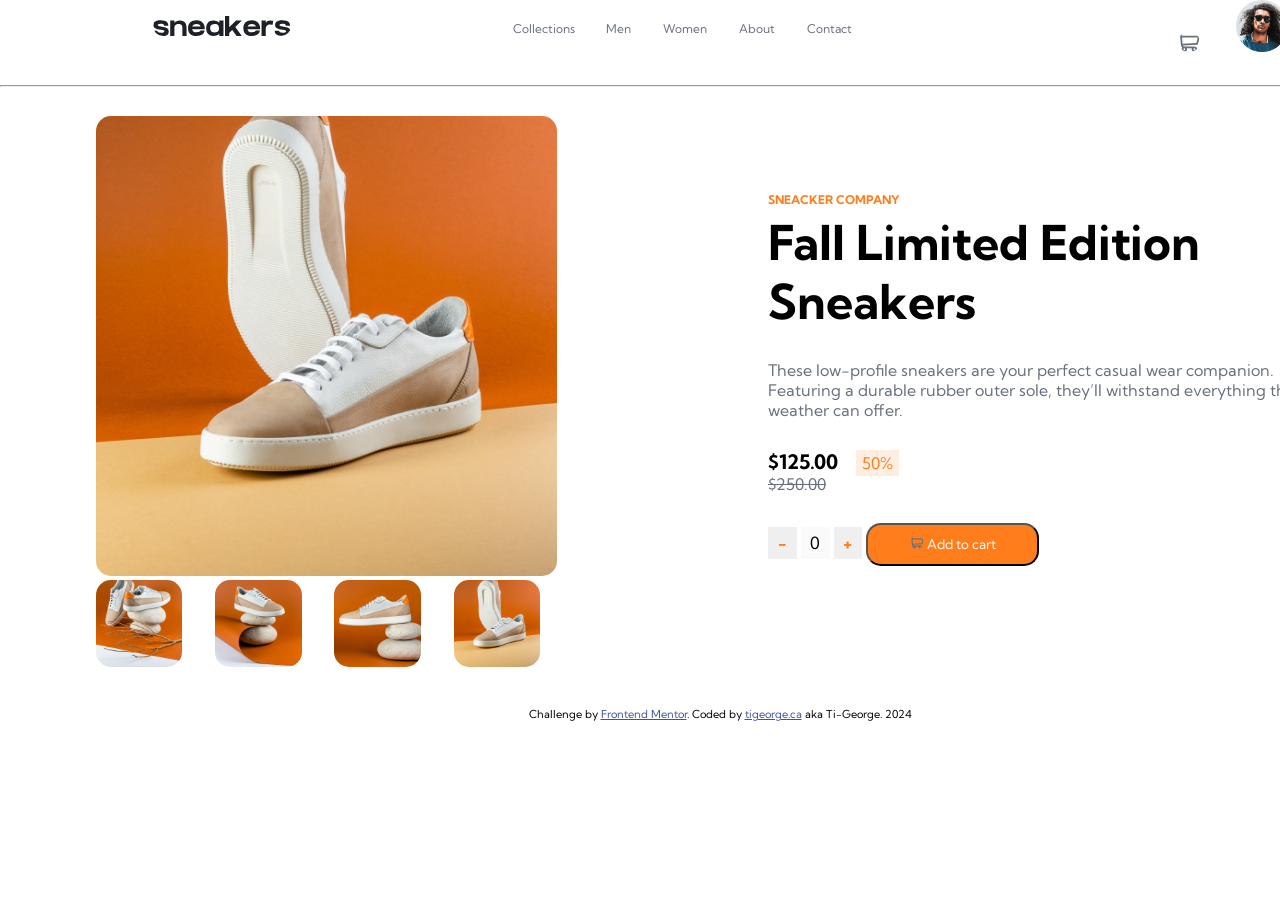
<file: index.html>
<!--ecommerce sneakers page-->

<!DOCTYPE html>
<html lang="en">
<head>
  <meta charset="UTF-8">
  <meta name="viewport" content="width=device-width, initial-scale=1.0">    <!-- displays site properly based on user's device -->
  
  <link rel="icon" type="image/png" sizes="32x32" href="./images/favicon-32x32.png">    <!--displays icon thumbnail on browser tab-->
  
  <title>Frontend Mentor | E-commerce product page</title>
  
  <link rel="stylesheet" href="./styles/main.css">
  <link rel="stylesheet" href="./styles/header.css">
  <link rel="stylesheet" href="./styles/reset.css">
  <link rel="stylesheet" href="./styles/footer.css">
  <link rel="stylesheet" href="./styles/mediaqueries.css">

  <link rel="stylesheet" href="./styles/scripts.css">

  <style>
    @import url('https://fonts.googleapis.com/css2?family=Kumbh+Sans:wght@100..900&display=swap');
  </style>
</head>

<body>
  <header>
    <div>
      <div>
        <!--hamburger menu logo-->
        <span class="hamburger-menu" onmousedown="topMenuUp()">
          <svg xmlns="http://www.w3.org/2000/svg" width="32" height="32" fill="currentColor" class="bi bi-list" viewBox="0 0 16 16">
            <path fill-rule="evenodd" d="M2.5 12a.5.5 0 0 1 .5-.5h10a.5.5 0 0 1 0 1H3a.5.5 0 0 1-.5-.5m0-4a.5.5 0 0 1 .5-.5h10a.5.5 0 0 1 0 1H3a.5.5 0 0 1-.5-.5m0-4a.5.5 0 0 1 .5-.5h10a.5.5 0 0 1 0 1H3a.5.5 0 0 1-.5-.5"/>
          </svg>
        </span>
        
        <a href="#"><img src="./images/logo.svg" alt="sneakers logo"></a>
      </div>
      <nav>
        <!--x button-->
        <span onmousedown="topMenuDown()">
          <svg xmlns="http://www.w3.org/2000/svg" width="16" height="16" fill="currentColor" class="bi bi-x" viewBox="0 0 16 16">
            <path d="M4.646 4.646a.5.5 0 0 1 .708 0L8 7.293l2.646-2.647a.5.5 0 0 1 .708.708L8.707 8l2.647 2.646a.5.5 0 0 1-.708.708L8 8.707l-2.646 2.647a.5.5 0 0 1-.708-.708L7.293 8 4.646 5.354a.5.5 0 0 1 0-.708"/>
          </svg>
        </span>
        <a href="#">Collections</a>
        <a href="#">Men</a>
        <a href="#">Women</a>
        <a href="#">About</a>
        <a href="#">Contact</a>
      </nav>
    </div>

    <div>
      <a href="#"><img src="./images/icon-cart.svg" alt="shopping cart"></a>
      <sup id="cart-qty"></sup>
      <a href="#" target="_blank"><img src="./images/image-avatar.png" alt="avatar logo" class="avatar"></a>
    </div>
    <!--basket box-->
    <div id="basket-box">
      <p>cart</p>
      <hr>
      <div>
        <span>your cart is empty.</span>
      </div>
      <!--trash can icon-->
      <span class="trash">
        <svg xmlns="http://www.w3.org/2000/svg" width="16" height="16" fill="currentColor" class="bi bi-trash" viewBox="0 0 16 16">
          <path d="M5.5 5.5A.5.5 0 0 1 6 6v6a.5.5 0 0 1-1 0V6a.5.5 0 0 1 .5-.5m2.5 0a.5.5 0 0 1 .5.5v6a.5.5 0 0 1-1 0V6a.5.5 0 0 1 .5-.5m3 .5a.5.5 0 0 0-1 0v6a.5.5 0 0 0 1 0z"/>
          <path d="M14.5 3a1 1 0 0 1-1 1H13v9a2 2 0 0 1-2 2H5a2 2 0 0 1-2-2V4h-.5a1 1 0 0 1-1-1V2a1 1 0 0 1 1-1H6a1 1 0 0 1 1-1h2a1 1 0 0 1 1 1h3.5a1 1 0 0 1 1 1zM4.118 4 4 4.059V13a1 1 0 0 0 1 1h6a1 1 0 0 0 1-1V4.059L11.882 4zM2.5 3h11V2h-11z"/>
        </svg>
      </span>
    </div>
  </header>

  <hr>

  <main>
    <aside>
      <div class="main-img">
        <a href="#"><img src="./images/image-product-1.jpg" alt="main sneaker image" id="main-sneaker-img"></a>
      </div>
      <div class="thumbnail-img">
        <a href="#"><img src="./images/image-product-2.jpg" alt="small thumbnail shoes 1"></a>
        <a href="#"><img src="./images/image-product-3.jpg" alt="small thumbnail shoes 2"></a>
        <a href="#"><img src="./images/image-product-4.jpg" alt="small thumbnail shoes 3"></a>
        <a href="#"><img src="./images/image-product-1.jpg" alt="small thumbnail shoes 4"></a>
      </div>
    </aside>

    <!--light box-->
    <div class="lightbox">
      <span class="close">&times;</span>
      <img alt="">
      <div class="arrows">
        <a id="previous" onclick="moveSlide(-1)"><=</a>
        <a id="next" onclick="moveSlide(1)">=></a>
      </div>
    </div>

    <article>
      <div>
        <span class="bold">SNEACKER COMPANY</span>
        <h2>Fall Limited Edition Sneakers</h2>
        <p>
          These low-profile sneakers are your perfect casual wear companion. Featuring a
          durable rubber outer sole, they’ll withstand everything the weather can offer.
        </p>
        <div>
          <span>
            <span class="bold big-price">$125.00</span>
            <span class="discount-bckground">50%</span>
          </span>
          <br>
          <span class="crossed">$250.00</span>
        </div>
      </div>

      <div>
        <input type="button" value=" - " class="bold">
        <input type="button" value="0" disabled style="color: black;">
        <input type="button" value=" + " class="bold">
        
        <button class="addToCart"><a href="#"><img src="./images/icon-cart.svg" alt="shopping cart"> Add to cart</a></button>
      </div>
    </article>
  </main>
  
  <footer>
    <div class="attribution">
      Challenge by <a href="https://www.frontendmentor.io?ref=challenge" target="_blank">Frontend Mentor</a>.
      Coded by <a href="https://www.tigeorge.ca" target="_blank">tigeorge.ca</a> aka Ti-George. 2024
    </div>
  </footer>

  <script src="./scripts/index.js"></script>
</body>
</html>
</file>
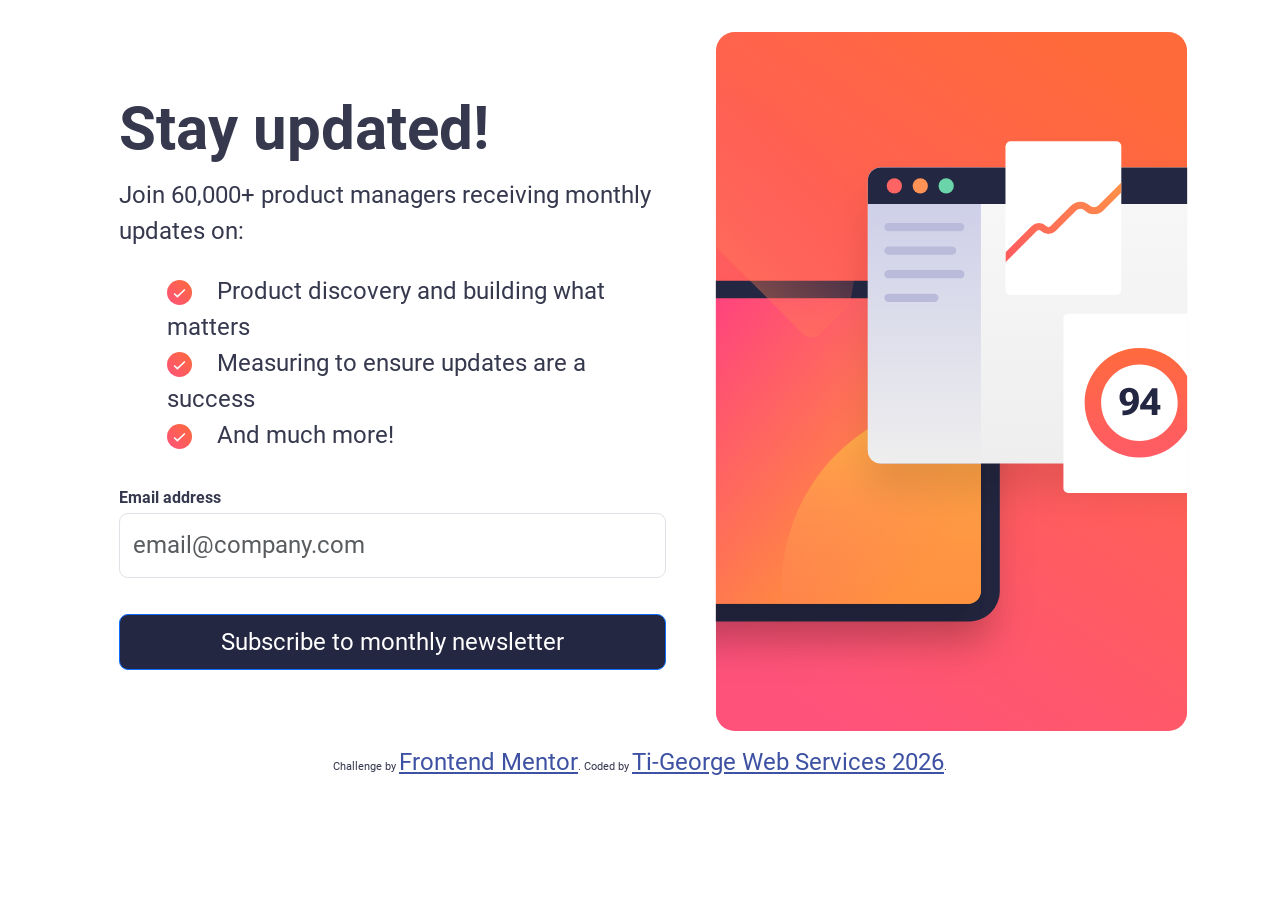
<file: prod/index.html>
<!DOCTYPE html>
<html lang="en">
<head>
  <meta charset="UTF-8">
  <meta name="viewport" content="width=device-width, initial-scale=1.0"> <!-- displays site properly based on user's device -->
  
  <link rel="icon" type="image/png" sizes="32x32" href="../assets/images/favicon-32x32.png">
  
  <link rel="stylesheet" href="./styles/reset.css">
  <link rel="stylesheet" href="./styles/styles.css">
  <link rel="stylesheet" href="./styles/index.css">
  <link rel="stylesheet" href="./styles/media-queries-index.css">

  <!-- Bootstrap CSS -->
  <link href="https://cdn.jsdelivr.net/npm/bootstrap@5.3.5/dist/css/bootstrap.min.css" rel="stylesheet" integrity="sha384-SgOJa3DmI69IUzQ2PVdRZhwQ+dy64/BUtbMJw1MZ8t5HZApcHrRKUc4W0kG879m7" crossorigin="anonymous">

  <!-- Scripts -->
  <script src="./scripts/scripts.js" defer></script>

  <title>Frontend Mentor | Newsletter sign-up form with success message</title>
</head>
<body>
  <main>
    <div>
      <h1>Stay updated!</h1>
    
      <p>Join 60,000+ product managers receiving monthly updates on:</p>
    
      <ul>
        <li><span><img src="../assets/images/icon-success.svg" alt="checkmark"></span>Product discovery and building what matters</li>
        <li><span><img src="../assets/images/icon-success.svg" alt="checkmark"></span>Measuring to ensure updates are a success</li>
        <li><span><img src="../assets/images/icon-success.svg" alt="checkmark"></span>And much more!</li>
      </ul>
      
      <!-- Sign-up form start -->
      <form action="./sucess.html" class="pageOneForm" method="get">
        <label for="user-email">Email address</label><br>
        <span id="errorPageOne"></span>
        <input type="email" class="form-control" placeholder="email@company.com" name="user-email"/><br>
        <button type="submit" class="btn btn-primary submit-form" id="submit-form-pageOne">Subscribe to monthly newsletter</button><br>
      </form>
      <!-- Sign-up form end -->
    </div>
    
    <div></div>
  </main>
  
  <footer>
    <div class="attribution">
      Challenge by <a href="https://www.frontendmentor.io?ref=challenge" target="_blank">Frontend Mentor</a>.
      Coded by <a href="https://www.tigeorge.ca">Ti-George Web Services 2026</a>.
    </div>
  </footer>

  <script src="https://cdn.jsdelivr.net/npm/bootstrap@5.3.5/dist/js/bootstrap.bundle.min.js" integrity="sha384-k6d4wzSIapyDyv1kpU366/PK5hCdSbCRGRCMv+eplOQJWyd1fbcAu9OCUj5zNLiq" crossorigin="anonymous"></script>
</body>
</html>
</file>
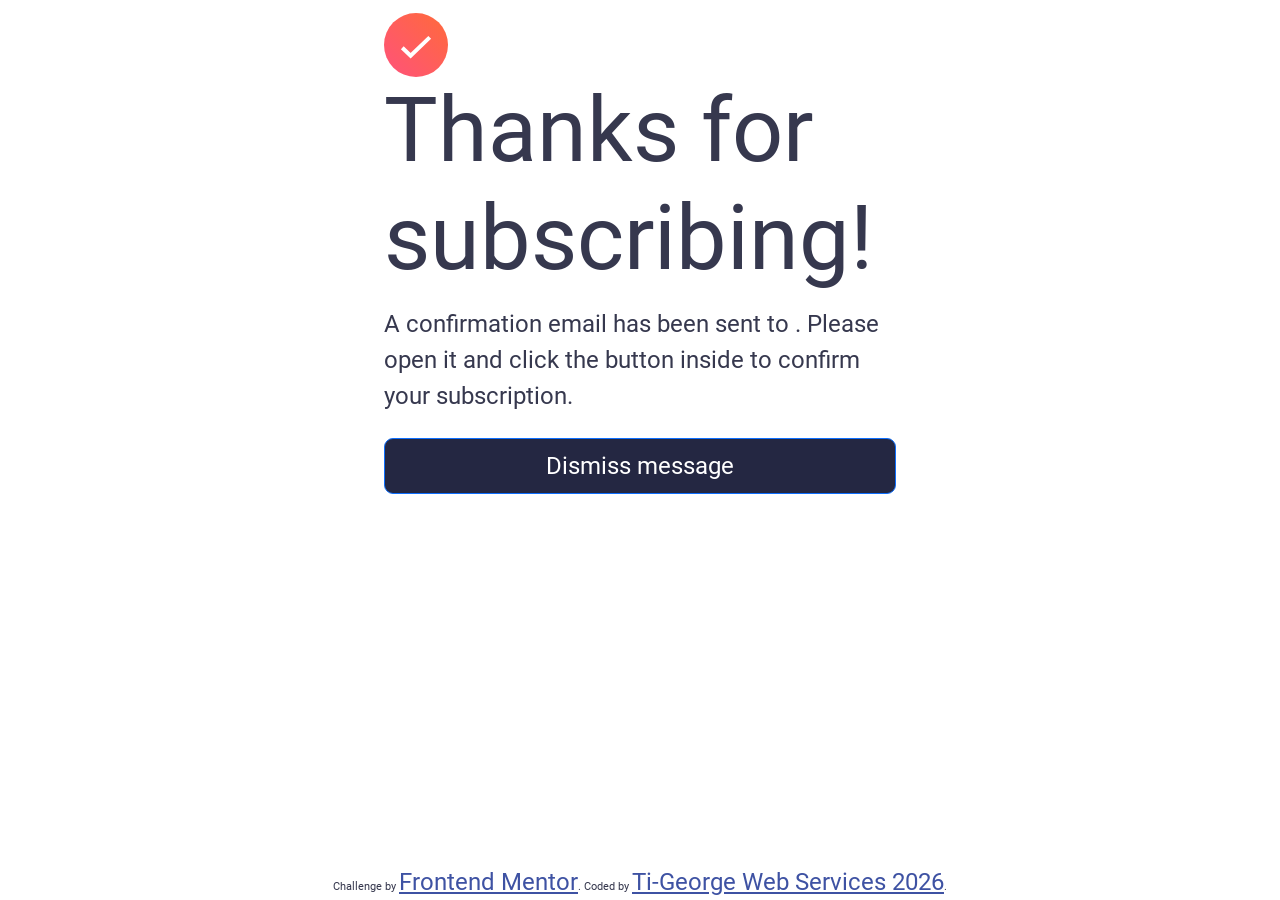
<file: prod/sucess.html>
<!DOCTYPE html>
  <html lang="en">
  <head>
    <meta charset="UTF-8">
    <meta name="viewport" content="width=device-width, initial-scale=1.0">
    
    <link rel="icon" type="image/png" sizes="32x32" href="../assets/images/favicon-32x32.png">

    <!-- Bootstrap CSS -->
    <link href="https://cdn.jsdelivr.net/npm/bootstrap@5.3.5/dist/css/bootstrap.min.css" rel="stylesheet" integrity="sha384-SgOJa3DmI69IUzQ2PVdRZhwQ+dy64/BUtbMJw1MZ8t5HZApcHrRKUc4W0kG879m7" crossorigin="anonymous">
     
    <!-- Scripts -->
    <script src="./scripts/scripts.js" defer></script>

    <title>Frontend Mentor | Newsletter sign-up form with success message</title>
    
    <link rel="stylesheet" href="./styles/reset.css">
    <link rel="stylesheet" href="./styles/styles.css">
    <link rel="stylesheet" href="./styles/success.css">
    <link rel="stylesheet" href="./styles/media-queries-success.css">
  </head>
  <body>
    <!-- Success message start -->
    <header>
      <span>
        <img src="../assets/images/icon-success.svg" alt="checkmark">
      </span>
      <h1>Thanks for subscribing!</h1>
    </header>

    <main>
      <p>
        A confirmation email has been sent to <span class="user-email"></span>.   <!-- user-email to be replaced dynamically in future -->
        Please open it and click the button inside to confirm your subscription.
      </p>
      <form action="./index.html"><button type="submit" class="submit-form btn btn-primary" id="submit-form-pageTwo">Dismiss message</button></form>
    </main>
    <!-- Success message end --> 

    <footer class="footer">
      <div class="attribution">
        Challenge by <a href="https://www.frontendmentor.io?ref=challenge" target="_blank">Frontend Mentor</a>.
        Coded by <a href="https://www.tigeorge.ca">Ti-George Web Services 2026</a>.
      </div>
    </footer>
  
    <script src="https://cdn.jsdelivr.net/npm/bootstrap@5.3.5/dist/js/bootstrap.bundle.min.js" integrity="sha384-k6d4wzSIapyDyv1kpU366/PK5hCdSbCRGRCMv+eplOQJWyd1fbcAu9OCUj5zNLiq" crossorigin="anonymous"></script>
  </body>
  </html>
</file>
<file: styles/main.css>
main{
    display: flex;
    justify-content: space-evenly;
}

aside, article{
    width: 40%;
}

/************************************************/
/******** Shoes Styles **************************
***********************************************/
img{
    border-radius: var(--border);
}

.main-img img{
    width: 80%;
}

.thumbnail-img img{
    width: 15%;
    margin-right: 5%;
}

/**********************************************
************* Text ***************************
********************************************/
article{
    margin-top: 5%;
}

article > div > span:nth-child(1){
    color: var(--orange);
    font-size: .75em;
}

article div h2{
    margin-top: 1%;
    font-size: 3em;
}

article div p{
    color: var(--grayish);
    margin-top: 5%;
}

article > div:nth-child(1) > div{
    margin-top: 5%;
}

article > div:nth-child(2){
    margin-top: 5%;
}

.big-price{
    font-size: 1.25em;
}

.discount-bckground{
    background-color: var(--pale-orange);
    color: var(--orange);
    padding: .5% 1%;
    margin-left: 2.5%;
}

.crossed{
    text-decoration: line-through;
    color: var(--grayish);
}

/*******************************************
************ Cart Styles ******************
********************************************/
.addToCart{
    width: 30%;
    padding: 2%;
    background-color: var(--orange);
    color: #fff;
    border-radius: var(--border);
}

.addToCart a{
    color: #fff;
    text-decoration: none;    
}

.addToCart:hover{
    opacity: .8;
    text-decoration: underline;
}

.addToCart img{
    width: 10%;
    color: #fff;
}

.trash:hover{
    cursor: pointer;
    color: red;
}

input[type="button"]{
    width: 5%;
    padding: 1%;
    color: var(--orange);
    border: none;
    font-size: 105%;
}

/**********************************
************* Modal ***************
*************************************/
.lightbox{
    display: none;
    position: absolute;
    top: 0;
    left: 0;
    width: 100%;
    height: 100%;
    z-index: 1;
    background-color: rgba(0,0,0,.85); /* opacity background */
}

.lightbox img{
    width: 600px;
    height: 600px;
    display: block;
    margin: 5% auto;
}

.arrows{
    cursor: pointer;
    position: absolute;
    bottom: 50%;
    color: red;
    font-weight: bold;
    font-size: 3em;
    margin: auto 15%;
}

#previous, #next{
    position: relative;
}

#previous{
    left: 100%;
}

#next{
    left: 700%;
}

.close{
    font-size: 3em;
    color: var(--grayish);
    position: absolute;
    right: 25%;
}

.close:hover{
    cursor: pointer;
    color: var(--orange);
}
</file>
<file: styles/header.css>
header{
    display: flex;
    justify-content: space-around;
}

.hamburger-menu{
    display: none;
}

header div:nth-child(1){
    width: 50%;
    display: flex;
    align-items: center;
}

header > div > div > img{
    height: 1.15em;
}

header div nav{
    display: flex;
    gap: 15%;
}

header div nav span{
    display: none;
}

header div nav a{
    text-decoration: none;
    color: var(--grayish);
    font-size: .75em;
}

header div nav a:hover{
    text-decoration: underline;
}

#cart-qty{
    color: var(--pale-orange);
    background-color: var(--orange);
    border-radius: 50%;
    font-size: .75em;
    padding: .5em;
    display: none;
}

.avatar{
    height: 3.25em;
    width: 3.25em;
    margin-left: 2em;
}

#basket-box{
    display: none;
    width: 350px;
    height: 200px;
    position: absolute;
    top: 4em;
    right: 10em;
    border-radius: 5px;
    box-shadow: -10px 10px 50px 5px #999;
    background-color: #fff;
}

#basket-box p:first-child{
    margin: 10px 0;
    padding-left: 1em;
}

#basket-box div span{
    color: var(--grayish);
    top: 50px;
    left: 50px;
    position: relative;
    display: flex;
    gap: 1%;
    font-size: .9em;
    flex-wrap: wrap;
}

#basket-box .trash{
    color: var(--grayish);
    display: none;
    position: relative;
    right: -300px;
    top: -25px;
}

hr{
    margin: 2% 0;
}
</file>
<file: styles/footer.css>
footer{
    margin: 2.5%;
}

.attribution{ 
    font-size: 11px; text-align: center; 
}

.attribution a{
    color: hsl(228, 45%, 44%); 
}
</file>
<file: styles/mediaqueries.css>
@media (max-width: 550px){
    body{
        width: 99%;
    }

    /***********************************
    *********** header *****************
    *************************************/
    .hamburger-menu{
        display: inline;
        margin-right: 15%;
    }

    header div nav{
        display: none;
    }

    /*************************************
    ********** main **********************
    **************************************/
    main{
        flex-direction: column;
    }

    main aside{
        width: 100%;
    }

    main article{
        width: 75%;
        margin: 2% auto;
    }

    main aside div.main-img img{
        width: 100%;
        border-radius: 0;
    }

    main aside div.thumbnail-img{
        display: none;
    }

    article div h2{
        font-size: 2em;
    }

    article div p{
        font-size: 1.15em;
    }

    article div div{
        display: flex;
        justify-content: space-between;
    }
    
    article div div span:nth-child(1){
        display: flex;
    }

    span.big-price{
        margin-right: 15%;
    }

    article div div br{
        display: none;
    }

    article > div:nth-child(2){
        width: 80%;
        margin: 5% auto;
        text-align: center;
    }

    article > div:nth-child(2) > input[type="button"]{
        width: 30%;
        /*margin: 0%;*/
    }

    button.addToCart{
        display: block;
        width: 100%;
        margin: 5% auto;
    }
}
</file>
<file: styles/scripts.css>
/**********************************
******* Shoes thumbnail ************
***********************************/
.active-thumbnail{
    border: solid 3px var(--orange);
    opacity: .5;
}

/***********************************
******** Top Nav Menu **************
************************************/
.top-menu-display{
    display: block;
    position: absolute;
    top: 0;
    left: 0;
    background-color: #fff;
    display: flex;
    flex-direction: column;
    width: 40%;
    gap: 2em;
    font-size: 1.5em;
    padding-left: 1em;
}

/***********************************
*********** Basket Box ************* 
***********************************/
#basket-box img{
    width: 50px;
    height: 50px;
}

.basket-box-btn{
    text-align: center;
    margin: 2% auto;
}

.basket-box-btn:hover{
    cursor: pointer;
}
</file>
<file: prod/styles/index.css>
main{
    display: flex;
    gap: var(--small);
    justify-content: center;
    margin-top: var(--medium);
    margin-left: 5%;
}

main h1{
    font-family: Roboto-Bol;
}

main > div{
    width: 45%;
}

main div:nth-child(1){
    padding: var(--big) 0;
}

main div:nth-child(2){      /*background image on left side*/
    background: url("../../assets/images/illustration-sign-up-desktop.svg");
    background-size: 100% 100%;
}

ul li span{
    margin-right: var(--big);
}

ul li span img{
    width: var(--big);
}

form input:first-of-type{
    padding: var(--medium);
    width: 100%;
}

form label{
    font-size: 16px;
    font-family: Roboto-bol;
}

#errorPageOne{
    color: var(--main-red);
    font-size: .5em;
}

.error-input{
    border: 1px solid var(--main-red)!important;
}
</file>
<file: prod/styles/media-queries-index.css>
@media screen and (max-width: 740px) {
    main{
        flex-direction: column-reverse;
    }

    main > div{
        width: 95%;   
    }

    main div:nth-child(2){
        height: 33vh;
        background: url(../../assets/images/illustration-sign-up-mobile.svg);
        background-size: cover;
    }
}
</file>
<file: prod/styles/success.css>
header{
    width: 40%;
    margin: var(--small) auto;
    /*text-align: center;*/
}

header h1{
    font-size: 90px;
}

main{
    width: 40%;
    margin: var(--small) auto;
}

main p span{
    font-family: Roboto-Bol;
}

.footer{
    position: absolute;
    bottom: 0;
}
</file>
<file: prod/styles/media-queries-success.css>
@media screen and (max-width: 740px) {
    header, main{
        width: 95%;
    }

    header{
        margin: 5em auto 2em;
    }

    header h1{
        font-size: 2em;
    }

    main{
        margin-top: 0;
    }
}
</file>
<file: prod/styles/styles.css>
/* Main */
ul li{
    list-style: none;
}

.submit-form{       /* Override Bootstrap */
    background-color: var(--main-blue)!important;
    color: var(--main-white);
    width: 100%;
}

.main-red{
    background-color: var(--main-red)!important;
}

/* Footer */
footer{
    margin-top: var(--small);
    width: 100%;
    text-align: center;
}

.attribution { 
    font-size: 11px; 
    text-align: center; 
}

.attribution a { 
    color: hsl(228, 45%, 44%); 
}
</file>
